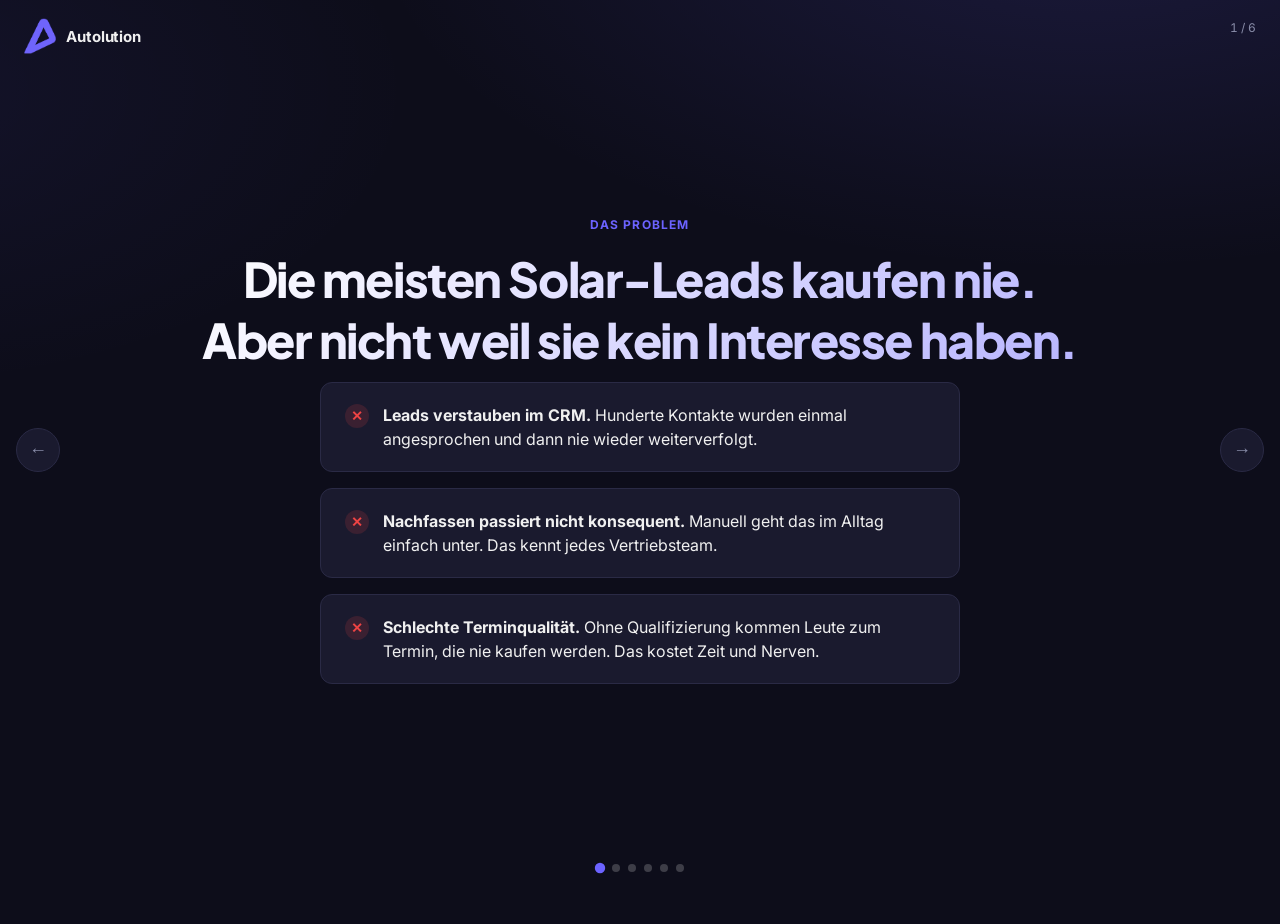
<file: index.html>
<!DOCTYPE html>
<html lang="de">
<head>
<meta charset="UTF-8">
<meta name="viewport" content="width=device-width, initial-scale=1.0">
<title>Autolution · HelioFlow Pitch</title>
<link rel="preconnect" href="https://fonts.googleapis.com">
<link rel="preconnect" href="https://fonts.gstatic.com" crossorigin>
<link href="https://fonts.googleapis.com/css2?family=Plus+Jakarta+Sans:wght@300;400;500;600;700;800&family=Inter:wght@400;500;600;700;800&display=swap" rel="stylesheet">
<style>
/* ── Design Tokens ────────────────────────────────────────────── */
:root {
  --bg:          #0D0D1A;
  --bg-2:        #12121F;
  --card:        #1A1A2E;
  --card-2:      #20203A;
  --border:      #2A2A45;
  --brand:       #6C63FF;
  --brand-hover: #8B85FF;
  --brand-dark:  #5148D9;
  --brand-soft:  rgba(108,99,255,0.12);
  --text:        #F0F0F0;
  --text-dim:    #888CA8;
  --success:     #10B981;
  --radius:      14px;
  --font-h:      'Plus Jakarta Sans', 'Inter', -apple-system, sans-serif;
  --font-b:      'Inter', -apple-system, sans-serif;
}

*, *::before, *::after { box-sizing: border-box; margin: 0; padding: 0; }

html, body {
  width: 100%; height: 100%;
  overflow: hidden;
  background: var(--bg);
  color: var(--text);
  font-family: var(--font-b);
  -webkit-font-smoothing: antialiased;
}

/* ── Slide engine ─────────────────────────────────────────────── */
.deck {
  width: 100%; height: 100vh;
  position: relative;
}

.slide {
  position: absolute;
  inset: 0;
  display: flex;
  flex-direction: column;
  justify-content: center;
  align-items: center;
  padding: 48px 64px;
  opacity: 0;
  pointer-events: none;
  transition: opacity 0.45s ease, transform 0.45s ease;
  transform: translateY(24px);
  overflow-y: auto;
}

.slide.active {
  opacity: 1;
  pointer-events: all;
  transform: translateY(0);
}

.slide.exiting {
  opacity: 0;
  transform: translateY(-24px);
}

/* Slide backgrounds */
.slide { background:
  radial-gradient(1200px 600px at 85% -10%, rgba(108,99,255,0.15), transparent 60%),
  radial-gradient(900px 500px at -10% 10%, rgba(108,99,255,0.07), transparent 60%),
  var(--bg);
}
.slide.dark-brand {
  background: linear-gradient(135deg, #1A1A2E 0%, #20203A 100%);
}
.slide.cta-slide {
  background: linear-gradient(135deg, var(--brand) 0%, var(--brand-dark) 100%);
}

/* ── Nav dots ─────────────────────────────────────────────────── */
.nav-dots {
  position: fixed;
  bottom: 28px;
  left: 50%;
  transform: translateX(-50%);
  display: flex;
  gap: 8px;
  z-index: 100;
}
.dot {
  width: 8px; height: 8px;
  border-radius: 50%;
  background: rgba(255,255,255,0.2);
  cursor: pointer;
  transition: background 0.2s, transform 0.2s;
  border: none;
}
.dot.active {
  background: var(--brand);
  transform: scale(1.3);
}

/* Nav arrows */
.nav-arrow {
  position: fixed;
  top: 50%;
  transform: translateY(-50%);
  background: var(--card);
  border: 1px solid var(--border);
  border-radius: 50%;
  width: 44px; height: 44px;
  cursor: pointer;
  display: flex; align-items: center; justify-content: center;
  font-size: 18px;
  color: var(--text-dim);
  transition: background 0.15s, color 0.15s;
  z-index: 100;
}
.nav-arrow:hover { background: var(--card-2); color: var(--text); }
.nav-arrow.prev { left: 16px; }
.nav-arrow.next { right: 16px; }

/* Slide counter */
.slide-counter {
  position: fixed;
  top: 20px;
  right: 24px;
  font-size: 12px;
  color: var(--text-dim);
  font-family: var(--font-b);
  font-variant-numeric: tabular-nums;
  z-index: 100;
}

/* Logo bar */
.logo-bar {
  position: fixed;
  top: 18px;
  left: 24px;
  display: flex;
  align-items: center;
  gap: 10px;
  z-index: 100;
}
.logo-bar img { height: 36px; width: auto; }
.logo-bar span { font-weight: 700; font-size: 15px; letter-spacing: -0.01em; }

/* ── Typography ───────────────────────────────────────────────── */
.hero-label {
  font-size: 12px;
  font-weight: 700;
  text-transform: uppercase;
  letter-spacing: 0.1em;
  color: var(--brand);
  margin-bottom: 16px;
}

.hero-h1 {
  font-family: var(--font-h);
  font-size: clamp(36px, 5vw, 64px);
  font-weight: 800;
  letter-spacing: -0.03em;
  line-height: 1.1;
  margin-bottom: 20px;
  background: linear-gradient(135deg, #ffffff 0%, #b8b5ff 100%);
  -webkit-background-clip: text;
  background-clip: text;
  -webkit-text-fill-color: transparent;
  text-align: center;
}

.hero-h1.left { text-align: left; }

.hero-sub {
  font-size: clamp(16px, 2vw, 20px);
  color: var(--text-dim);
  line-height: 1.6;
  max-width: 640px;
  text-align: center;
}

.section-title {
  font-family: var(--font-h);
  font-size: clamp(28px, 4vw, 48px);
  font-weight: 800;
  letter-spacing: -0.03em;
  margin-bottom: 12px;
  background: linear-gradient(135deg, #ffffff 0%, #b8b5ff 100%);
  -webkit-background-clip: text;
  background-clip: text;
  -webkit-text-fill-color: transparent;
}

.section-sub {
  font-size: 17px;
  color: var(--text-dim);
  max-width: 600px;
  line-height: 1.6;
  margin-bottom: 40px;
}

/* ── Layout helpers ───────────────────────────────────────────── */
.content { max-width: 1000px; width: 100%; }
.content.wide { max-width: 1100px; }

.grid-3 {
  display: grid;
  grid-template-columns: repeat(3, 1fr);
  gap: 20px;
}

.grid-2 {
  display: grid;
  grid-template-columns: repeat(2, 1fr);
  gap: 24px;
}

@media (max-width: 700px) {
  .grid-3, .grid-2 { grid-template-columns: 1fr; }
  .slide { padding: 72px 24px 64px; }
}

/* ── Cards ────────────────────────────────────────────────────── */
.card {
  background: var(--card);
  border: 1px solid var(--border);
  border-radius: var(--radius);
  padding: 28px;
  box-shadow: 0 10px 40px rgba(0,0,0,0.4);
}

.card-icon {
  width: 48px; height: 48px;
  border-radius: 12px;
  background: var(--brand-soft);
  display: flex; align-items: center; justify-content: center;
  font-size: 24px;
  margin-bottom: 16px;
}

.card h3 {
  font-family: var(--font-h);
  font-size: 18px;
  font-weight: 700;
  letter-spacing: -0.01em;
  margin-bottom: 10px;
}

.card p {
  font-size: 14px;
  color: var(--text-dim);
  line-height: 1.6;
}

/* Selling point accent */
.selling-card {
  border-color: rgba(108,99,255,0.3);
  position: relative;
  overflow: hidden;
}
.selling-card::before {
  content: '';
  position: absolute;
  top: 0; left: 0;
  right: 0; height: 2px;
  background: linear-gradient(90deg, var(--brand), var(--brand-hover));
}

/* ── Problem slide ────────────────────────────────────────────── */
.problem-list {
  list-style: none;
  display: flex;
  flex-direction: column;
  gap: 16px;
  max-width: 640px;
}
.problem-list li {
  display: flex;
  align-items: flex-start;
  gap: 14px;
  padding: 20px 24px;
  background: var(--card);
  border: 1px solid var(--border);
  border-radius: 12px;
  font-size: 16px;
  line-height: 1.5;
}
.problem-list li .x {
  width: 24px; height: 24px;
  border-radius: 50%;
  background: rgba(239,68,68,0.15);
  color: #EF4444;
  display: flex; align-items: center; justify-content: center;
  font-size: 14px;
  font-weight: 700;
  flex-shrink: 0;
  margin-top: 1px;
}

/* ── Process steps ────────────────────────────────────────────── */
.steps {
  display: flex;
  gap: 0;
  align-items: stretch;
  width: 100%;
  max-width: 960px;
}

.step-card {
  flex: 1;
  background: var(--card);
  border: 1px solid var(--border);
  border-radius: 0;
  padding: 28px 24px;
  position: relative;
}
.step-card:first-child { border-radius: var(--radius) 0 0 var(--radius); }
.step-card:last-child  { border-radius: 0 var(--radius) var(--radius) 0; }
.step-card + .step-card { border-left: none; }

.step-num {
  font-family: var(--font-h);
  font-size: 48px;
  font-weight: 800;
  color: var(--brand-soft);
  letter-spacing: -0.03em;
  margin-bottom: 12px;
  line-height: 1;
}
.step-card h3 {
  font-family: var(--font-h);
  font-size: 16px;
  font-weight: 700;
  margin-bottom: 10px;
  color: var(--text);
}
.step-card p {
  font-size: 13px;
  color: var(--text-dim);
  line-height: 1.6;
}
.step-arrow {
  position: absolute;
  right: -14px; top: 50%;
  transform: translateY(-50%);
  width: 28px; height: 28px;
  background: var(--brand);
  border-radius: 50%;
  display: flex; align-items: center; justify-content: center;
  font-size: 14px;
  z-index: 2;
  color: white;
}
.step-card:last-child .step-arrow { display: none; }

/* ── Onboarding timeline ──────────────────────────────────────── */
.timeline {
  display: flex;
  flex-direction: column;
  gap: 0;
  max-width: 680px;
  width: 100%;
}
.timeline-item {
  display: flex;
  gap: 20px;
  padding-bottom: 28px;
  position: relative;
}
.timeline-item:last-child { padding-bottom: 0; }
.timeline-left {
  display: flex;
  flex-direction: column;
  align-items: center;
  gap: 0;
}
.t-dot {
  width: 36px; height: 36px;
  border-radius: 50%;
  background: var(--brand-soft);
  border: 2px solid var(--brand);
  display: flex; align-items: center; justify-content: center;
  font-weight: 700;
  font-size: 13px;
  color: var(--brand);
  flex-shrink: 0;
}
.t-line {
  flex: 1;
  width: 2px;
  background: var(--border);
  margin: 4px 0;
  min-height: 24px;
}
.timeline-item:last-child .t-line { display: none; }
.timeline-content h3 {
  font-family: var(--font-h);
  font-size: 16px;
  font-weight: 700;
  margin-bottom: 4px;
}
.timeline-content p {
  font-size: 14px;
  color: var(--text-dim);
  line-height: 1.5;
}
.timeline-badge {
  display: inline-block;
  margin-bottom: 6px;
  padding: 2px 10px;
  border-radius: 20px;
  background: var(--brand-soft);
  color: var(--brand);
  font-size: 11px;
  font-weight: 600;
}

/* ── Result stats ─────────────────────────────────────────────── */
.stat-row {
  display: flex;
  gap: 20px;
  flex-wrap: wrap;
  justify-content: center;
  margin-bottom: 32px;
}
.stat-box {
  background: var(--card);
  border: 1px solid var(--border);
  border-radius: var(--radius);
  padding: 24px 28px;
  min-width: 180px;
  text-align: center;
}
.stat-box .s-num {
  font-family: var(--font-h);
  font-size: 40px;
  font-weight: 800;
  letter-spacing: -0.03em;
  background: linear-gradient(135deg, var(--brand) 0%, var(--brand-hover) 100%);
  -webkit-background-clip: text;
  background-clip: text;
  -webkit-text-fill-color: transparent;
  margin-bottom: 4px;
  font-variant-numeric: tabular-nums;
}
.stat-box .s-label {
  font-size: 13px;
  color: var(--text-dim);
}

/* ── CTA slide ────────────────────────────────────────────────── */
.cta-slide-inner {
  text-align: center;
  max-width: 620px;
}
.cta-slide h1 {
  font-family: var(--font-h);
  font-size: clamp(32px, 5vw, 56px);
  font-weight: 800;
  letter-spacing: -0.03em;
  color: white;
  margin-bottom: 16px;
  line-height: 1.1;
}
.cta-slide p {
  color: rgba(255,255,255,0.85);
  font-size: 18px;
  line-height: 1.6;
  margin-bottom: 36px;
}
.cta-btn {
  display: inline-flex;
  align-items: center;
  gap: 10px;
  background: white;
  color: var(--brand);
  font-weight: 700;
  font-size: 17px;
  padding: 18px 36px;
  border-radius: 12px;
  text-decoration: none;
  box-shadow: 0 8px 32px rgba(0,0,0,0.25);
  transition: transform 0.15s, box-shadow 0.15s;
}
.cta-btn:hover {
  transform: translateY(-2px);
  box-shadow: 0 12px 40px rgba(0,0,0,0.3);
}
.cta-glow {
  position: absolute;
  top: -40%; right: -15%;
  width: 500px; height: 500px;
  background: radial-gradient(circle, rgba(255,255,255,0.12), transparent 70%);
  pointer-events: none;
}

/* ── Potenzial-Rechner (Slide 7) ──────────────────────────────── */
.rechner-slide {
  justify-content: flex-start;
  padding-top: 80px;
  overflow-y: auto;
}

.rechner-wrap {
  max-width: 1000px;
  width: 100%;
  padding-bottom: 48px;
}

.r-param-grid {
  display: grid;
  grid-template-columns: repeat(auto-fit, minmax(220px, 1fr));
  gap: 16px;
  margin-bottom: 20px;
}
.r-param {
  background: var(--card-2);
  border: 1px solid var(--border);
  border-radius: 10px;
  padding: 16px;
}
.r-param label {
  display: block;
  font-size: 12px;
  color: var(--text-dim);
  margin-bottom: 8px;
  font-weight: 500;
}
.r-val-row {
  display: flex;
  align-items: baseline;
  gap: 6px;
  margin-bottom: 8px;
}
.r-param input[type="number"] {
  background: transparent;
  border: none;
  color: var(--text);
  font-size: 28px;
  font-weight: 700;
  width: 100%;
  outline: none;
  font-family: var(--font-h);
  letter-spacing: -0.02em;
  -moz-appearance: textfield;
}
.r-param input[type="number"]::-webkit-outer-spin-button,
.r-param input[type="number"]::-webkit-inner-spin-button { -webkit-appearance: none; }
.r-suffix { color: var(--text-dim); font-weight: 600; font-size: 15px; }

input[type="range"] {
  -webkit-appearance: none;
  width: 100%; height: 5px;
  background: var(--border);
  border-radius: 3px;
  outline: none;
}
input[type="range"]::-webkit-slider-thumb {
  -webkit-appearance: none;
  width: 16px; height: 16px;
  background: var(--brand);
  border-radius: 50%;
  cursor: pointer;
  box-shadow: 0 0 0 3px rgba(108,99,255,0.18);
  transition: transform 0.15s;
}
input[type="range"]::-webkit-slider-thumb:hover { transform: scale(1.15); }
input[type="range"]::-moz-range-thumb {
  width: 16px; height: 16px;
  background: var(--brand);
  border-radius: 50%;
  cursor: pointer;
  border: none;
}

.r-note { font-size: 11px; color: var(--text-dim); margin-top: 6px; }

.leads-table {
  width: 100%;
  border-collapse: collapse;
  margin-bottom: 20px;
}
.leads-table th {
  text-align: left;
  font-weight: 600;
  font-size: 11px;
  color: var(--text-dim);
  text-transform: uppercase;
  letter-spacing: 0.05em;
  padding: 8px 10px;
  border-bottom: 1px solid var(--border);
}
.leads-table th.r { text-align: right; }
.leads-table td {
  padding: 12px 10px;
  border-bottom: 1px solid var(--border);
  font-size: 14px;
}
.leads-table td.r { text-align: right; font-variant-numeric: tabular-nums; }
.leads-table td:first-child { font-weight: 600; }
.leads-table tfoot td {
  font-weight: 700;
  font-size: 14px;
  border-top: 2px solid var(--border);
  border-bottom: none;
  padding-top: 14px;
}
.leads-table input {
  background: var(--card-2);
  border: 1px solid var(--border);
  border-radius: 7px;
  color: var(--text);
  font-family: inherit;
  font-size: 14px;
  font-weight: 600;
  padding: 6px 10px;
  width: 100%;
  max-width: 120px;
  outline: none;
  -moz-appearance: textfield;
  transition: border-color 0.15s;
}
.leads-table input::-webkit-outer-spin-button,
.leads-table input::-webkit-inner-spin-button { -webkit-appearance: none; }
.leads-table input:focus { border-color: var(--brand); }

.factor-pill {
  display: inline-block;
  padding: 2px 7px;
  border-radius: 20px;
  background: var(--card-2);
  font-size: 11px;
  color: var(--text-dim);
}

.r-results {
  background: linear-gradient(135deg, #1A1A2E 0%, #20203A 100%);
  border: 1px solid var(--brand);
  border-radius: var(--radius);
  padding: 24px;
  position: relative;
  overflow: hidden;
}
.r-results::before {
  content: '';
  position: absolute;
  top: -50%; right: -20%;
  width: 400px; height: 400px;
  background: radial-gradient(circle, rgba(108,99,255,0.12), transparent 70%);
  pointer-events: none;
}
.r-stats-grid {
  display: grid;
  grid-template-columns: 2fr 1fr 1fr 1fr;
  gap: 16px;
  position: relative;
}
@media (max-width: 700px) {
  .r-stats-grid { grid-template-columns: 1fr 1fr; }
}
.r-stat { padding: 6px 0; }
.r-stat.hero {
  padding: 16px 20px;
  background: var(--brand-soft);
  border-radius: 10px;
  border: 1px solid rgba(108,99,255,0.3);
}
.r-stat .s-label { font-size: 12px; color: var(--text-dim); margin-bottom: 4px; }
.r-stat .s-num {
  font-family: var(--font-h);
  font-size: 26px;
  font-weight: 800;
  letter-spacing: -0.02em;
  font-variant-numeric: tabular-nums;
}
.r-stat.hero .s-num {
  font-size: 38px;
  background: linear-gradient(135deg, var(--brand), var(--brand-hover));
  -webkit-background-clip: text;
  background-clip: text;
  -webkit-text-fill-color: transparent;
}

/* ── Print ────────────────────────────────────────────────────── */
@media print {
  .nav-dots, .nav-arrow, .slide-counter, .logo-bar { display: none !important; }
}
</style>
</head>
<body>

<!-- Logo (always visible) -->
<div class="logo-bar">
  <img src="[data-uri]" alt="Autolution">
  <span>Autolution</span>
</div>

<!-- Slide counter -->
<div class="slide-counter" id="slideCounter">1 / 6</div>

<!-- Navigation arrows -->
<button class="nav-arrow prev" onclick="navigate(-1)">←</button>
<button class="nav-arrow next" onclick="navigate(1)">→</button>

<!-- Navigation dots -->
<nav class="nav-dots" id="navDots"></nav>

<div class="deck" id="deck">

  <!-- ── Slide 1: Problem ─────────────────────────────────────── -->
  <section class="slide active" data-slide="0">
    <div class="content" style="display:flex; flex-direction:column; align-items:center;">
      <div class="hero-label">Das Problem</div>
      <h2 class="section-title" style="text-align:center;">Die meisten Solar-Leads kaufen nie.<br>Aber nicht weil sie kein Interesse haben.</h2>
      <ul class="problem-list">
        <li>
          <div class="x">✕</div>
          <span><strong>Leads verstauben im CRM.</strong> Hunderte Kontakte wurden einmal angesprochen und dann nie wieder weiterverfolgt.</span>
        </li>
        <li>
          <div class="x">✕</div>
          <span><strong>Nachfassen passiert nicht konsequent.</strong> Manuell geht das im Alltag einfach unter. Das kennt jedes Vertriebsteam.</span>
        </li>
        <li>
          <div class="x">✕</div>
          <span><strong>Schlechte Terminqualität.</strong> Ohne Qualifizierung kommen Leute zum Termin, die nie kaufen werden. Das kostet Zeit und Nerven.</span>
        </li>
      </ul>
    </div>
  </section>

  <!-- ── Slide 2: Selling Points ──────────────────────────────── -->
  <section class="slide" data-slide="1">
    <div class="content">
      <div style="text-align:center; margin-bottom:36px;">
        <div class="hero-label">Warum HelioFlow</div>
        <h2 class="section-title">Drei Gründe, die den Unterschied machen.</h2>
      </div>
      <div class="grid-3">
        <div class="card selling-card">
          <div class="card-icon">⚡</div>
          <h3>Vollautomatisiert</h3>
          <p>Das System bucht Termine direkt in Ihren Kalender. Kein manueller Aufwand für Ihr Team. Es läuft einfach. Jeden Tag.</p>
        </div>
        <div class="card selling-card">
          <div class="card-icon">🎯</div>
          <h3>Persönlich und qualifiziert</h3>
          <p>Jeder Kontakt bekommt eine individuelle Nachricht. Und nur wer wirklich passt, bucht einen Termin. Kein Streuverlust mehr.</p>
        </div>
        <div class="card selling-card">
          <div class="card-icon">🚀</div>
          <h3>Schlüsselfertig</h3>
          <p>Wir bauen alles auf. Nach wenigen Wochen läuft HelioFlow ohne Ihr Zutun. Keine neue Software, kein Schulungsaufwand.</p>
        </div>
      </div>
    </div>
  </section>

  <!-- ── Slide 3: Wie es funktioniert ────────────────────────── -->
  <section class="slide" data-slide="2">
    <div class="content">
      <div style="text-align:center; margin-bottom:36px;">
        <div class="hero-label">So funktioniert HelioFlow</div>
        <h2 class="section-title">Drei Schritte.<br>Ein Ergebnis: Termine.</h2>
      </div>
      <div class="steps">
        <div class="step-card">
          <div class="step-num">01</div>
          <h3>Persönlicher Erstkontakt</h3>
          <p>Die Erstnachricht erarbeiten wir gemeinsam mit Ihnen. HelioFlow verschickt sie und übernimmt danach automatisch alle Follow-ups. Bis eine Reaktion kommt.</p>
          <div class="step-arrow">→</div>
        </div>
        <div class="step-card">
          <div class="step-num">02</div>
          <h3>Qualifizierung im Gespräch</h3>
          <p>Das System führt Ihren individuellen Qualifizierungsprozess durch, den wir gemeinsam festlegen. Nur wer wirklich passt, kommt zum Termin.</p>
          <div class="step-arrow">→</div>
        </div>
        <div class="step-card">
          <div class="step-num">03</div>
          <h3>Termin direkt im Kalender</h3>
          <p>Die Buchung läuft vollautomatisch. Mit Bestätigung, Erinnerung und der Möglichkeit zur Umbuchung. Alles ohne Ihr Zutun.</p>
        </div>
      </div>
      <div style="text-align:center; margin-top:28px; padding:16px 24px; background:var(--brand-soft); border-radius:10px; border:1px dashed rgba(108,99,255,0.4); max-width:600px; margin-left:auto; margin-right:auto;">
        <span style="color:var(--brand); font-weight:600; font-size:15px;">Am Ende landen qualifizierte Termine in Ihrem Kalender. Automatisch.</span>
      </div>
    </div>
  </section>

  <!-- ── Slide 4: Zusammenarbeit ──────────────────────────────── -->
  <section class="slide" data-slide="3">
    <div class="content" style="display:flex; flex-direction:column; align-items:center;">
      <div style="text-align:center; margin-bottom:36px;">
        <div class="hero-label">Unsere Zusammenarbeit</div>
        <h2 class="section-title">Von 0 auf laufendes System<br>in wenigen Wochen.</h2>
      </div>
      <div class="timeline">
        <div class="timeline-item">
          <div class="timeline-left">
            <div class="t-dot">1</div>
            <div class="t-line"></div>
          </div>
          <div class="timeline-content" style="padding-top:6px;">
            <div class="timeline-badge">Woche 1–2</div>
            <h3>Qualifizierungsprozess & technische Integration</h3>
            <p>Wir schauen uns gemeinsam an, wen Sie ansprechen wollen und was einen guten Lead ausmacht. Dann verbinden wir alles mit Ihrem CRM und Kalender.</p>
          </div>
        </div>
        <div class="timeline-item">
          <div class="timeline-left">
            <div class="t-dot">2</div>
            <div class="t-line"></div>
          </div>
          <div class="timeline-content" style="padding-top:6px;">
            <div class="timeline-badge">Woche 2–3</div>
            <h3>Vollständiges System-Setup</h3>
            <p>Wir bauen die Nachrichten, Follow-ups und die Buchungslogik auf. Alles wird getestet, bevor es live geht.</p>
          </div>
        </div>
        <div class="timeline-item">
          <div class="timeline-left">
            <div class="t-dot">3</div>
            <div class="t-line"></div>
          </div>
          <div class="timeline-content" style="padding-top:6px;">
            <div class="timeline-badge">Woche 3–4</div>
            <h3>Abnahme und Start</h3>
            <p>Wir gehen gemeinsam alles durch. Dann starten wir kontrolliert, schauen uns die ersten Reaktionen an und passen sofort nach.</p>
          </div>
        </div>
        <div class="timeline-item">
          <div class="timeline-left">
            <div class="t-dot">4</div>
          </div>
          <div class="timeline-content" style="padding-top:6px;">
            <div class="timeline-badge">Fortlaufend</div>
            <h3>Laufende Optimierung</h3>
            <p>Das System läuft. Wir schauen regelmäßig drauf, optimieren weiter und sind als Partner an Ihrer Seite.</p>
          </div>
        </div>
      </div>
    </div>
  </section>

  <!-- ── Slide 5: Ergebnisse ──────────────────────────────────── -->
  <section class="slide" data-slide="4">
    <div class="content" style="display:flex; flex-direction:column; align-items:center; text-align:center;">
      <div class="hero-label">Warum jetzt</div>
      <h2 class="section-title">Leads, die warten,<br>kaufen irgendwann woanders.</h2>
      <p class="section-sub" style="text-align:center;">Jeden Monat ohne Reaktivierung sinkt die Chance auf einen Abschluss. Und irgendwann kaufen Ihre Kontakte bei jemand anderem.</p>
      <div class="stat-row">
        <div class="stat-box">
          <div class="s-num">&gt; 80%</div>
          <div class="s-label">der qualifizierten Termine<br>erscheinen wirklich</div>
        </div>
        <div class="stat-box">
          <div class="s-num">≈ 1%</div>
          <div class="s-label">Buchungsrate aus bestehenden<br>CRM-Kontakten im Schnitt</div>
        </div>
        <div class="stat-box">
          <div class="s-num">≈ 25%</div>
          <div class="s-label">Abschlussrate bei<br>qualifizierten Leads</div>
        </div>
      </div>
    </div>
  </section>

  <!-- ── Slide 6: Potenzial-Rechner ───────────────────────────── -->
  <section class="slide rechner-slide" data-slide="5">
    <div class="rechner-wrap">
      <div style="text-align:center; margin-bottom:28px;">
        <div class="hero-label">Live-Berechnung</div>
        <h2 class="section-title" style="font-size: clamp(24px,3.5vw,38px);">Was steckt in Ihrer Datenbank?<br>Finden Sie es jetzt heraus.</h2>
      </div>

      <!-- Assumptions -->
      <div class="card" style="margin-bottom:16px;">
        <div style="display:flex; align-items:center; gap:10px; margin-bottom:20px;">
          <div style="width:28px;height:28px;border-radius:50%;background:var(--brand-soft);color:var(--brand);font-weight:700;font-size:13px;display:flex;align-items:center;justify-content:center;">1</div>
          <h2 style="font-size:17px;font-weight:700;">Ihre Annahmen</h2>
        </div>
        <div class="r-param-grid">
          <div class="r-param">
            <label>Ø Umsatz pro Abschluss</label>
            <div class="r-val-row">
              <span class="r-suffix">€</span>
              <input type="number" id="dealValue" value="16000" min="0" step="500">
            </div>
            <div class="r-note">Durchschnittlicher Auftragswert – z.B. einer PV-Anlage.</div>
          </div>
          <div class="r-param">
            <label>Abschlussrate des Vertriebsteams</label>
            <div class="r-val-row">
              <input type="number" id="closeRate" value="30" min="0" max="100" step="1">
              <span class="r-suffix">%</span>
            </div>
            <input type="range" id="closeRateSlider" min="5" max="80" step="1" value="30">
            <div class="r-note">Abschlussrate bei qualifizierten Leads nach dem Termin.</div>
          </div>
        </div>
      </div>

      <!-- Leads table -->
      <div class="card" style="margin-bottom:16px;">
        <div style="display:flex; align-items:center; gap:10px; margin-bottom:16px;">
          <div style="width:28px;height:28px;border-radius:50%;background:var(--brand-soft);color:var(--brand);font-weight:700;font-size:13px;display:flex;align-items:center;justify-content:center;">2</div>
          <h2 style="font-size:17px;font-weight:700;">Ihre Kontakte nach Alter</h2>
        </div>
        <p style="color:var(--text-dim);font-size:13px;margin-bottom:16px;">Anzahl der Kontakte in Ihrem CRM – aufgeteilt nach Alter. Ältere Leads haben ein geringeres Konvertierungspotenzial.</p>
        <div style="overflow-x:auto;">
          <table class="leads-table">
            <thead>
              <tr>
                <th>Alter</th>
                <th>Anzahl Kontakte</th>
                <th class="r">Faktor</th>
                <th class="r">Erstgespräche</th>
                <th class="r">Abschlüsse</th>
                <th class="r">Umsatz</th>
              </tr>
            </thead>
            <tbody id="leadsBody"></tbody>
            <tfoot>
              <tr>
                <td>Gesamt</td>
                <td id="totLeads" class="r">0</td>
                <td></td>
                <td id="totApp" class="r">0</td>
                <td id="totSal" class="r">0</td>
                <td id="totRev" class="r">€ 0</td>
              </tr>
            </tfoot>
          </table>
        </div>
      </div>

      <!-- Results -->
      <div class="r-results">
        <div style="display:flex;align-items:center;gap:10px;margin-bottom:20px;">
          <div style="width:28px;height:28px;border-radius:50%;background:var(--brand-soft);color:var(--brand);font-weight:700;font-size:13px;display:flex;align-items:center;justify-content:center;">3</div>
          <h2 style="font-size:17px;font-weight:700;">Ihr Potenzial</h2>
        </div>
        <div class="r-stats-grid">
          <div class="r-stat hero">
            <div class="s-label">💰 Potenzieller Gesamtumsatz</div>
            <div class="s-num" id="resRev">€ 0</div>
          </div>
          <div class="r-stat">
            <div class="s-label">📅 Erstgespräche</div>
            <div class="s-num" id="resApp">0</div>
          </div>
          <div class="r-stat">
            <div class="s-label">✅ Erwartete Abschlüsse</div>
            <div class="s-num" id="resSal">0</div>
          </div>
          <div class="r-stat">
            <div class="s-label">📊 Ø pro Erstgespräch</div>
            <div class="s-num" id="resAvg">€ 0</div>
          </div>
        </div>
      </div>
    </div>
  </section>


</div><!-- /deck -->

<script>
// ── Slide engine ─────────────────────────────────────────────
const slides  = Array.from(document.querySelectorAll('.slide'));
const dotsEl  = document.getElementById('navDots');
const counter = document.getElementById('slideCounter');
let cur = 0;
let exitTimer = null;

// Build dots
slides.forEach((_, i) => {
  const d = document.createElement('button');
  d.className = 'dot' + (i === 0 ? ' active' : '');
  d.setAttribute('aria-label', `Folie ${i + 1}`);
  d.onclick = () => goTo(i);
  dotsEl.appendChild(d);
});

function goTo(n) {
  if (n < 0 || n >= slides.length || n === cur) return;
  if (exitTimer) { clearTimeout(exitTimer); exitTimer = null; }
  const prev = slides[cur];
  const next = slides[n];
  slides.forEach(s => s.classList.remove('active', 'exiting'));
  prev.classList.add('exiting');
  next.classList.add('active');
  cur = n;
  exitTimer = setTimeout(() => { prev.classList.remove('exiting'); exitTimer = null; }, 460);
  dotsEl.querySelectorAll('.dot').forEach((d, i) => d.classList.toggle('active', i === cur));
  counter.textContent = `${cur + 1} / ${slides.length}`;
}

function navigate(dir) { goTo(cur + dir); }

document.addEventListener('keydown', e => {
  if (e.key === 'ArrowRight' || e.key === 'ArrowDown' || e.key === ' ') {
    e.preventDefault(); navigate(1);
  } else if (e.key === 'ArrowLeft' || e.key === 'ArrowUp') {
    e.preventDefault(); navigate(-1);
  }
});

// Touch swipe
let tx = 0;
document.addEventListener('touchstart', e => { tx = e.changedTouches[0].clientX; }, { passive: true });
document.addEventListener('touchend', e => {
  const dx = e.changedTouches[0].clientX - tx;
  if (Math.abs(dx) > 50) navigate(dx < 0 ? 1 : -1);
});

// ── Potenzial-Rechner logic ───────────────────────────────────
const BUCKETS = [
  { id:'b1', label:'0 – 6 Monate',   factor:1.0 },
  { id:'b2', label:'6 – 12 Monate',  factor:0.8 },
  { id:'b3', label:'12 – 24 Monate', factor:0.6 },
  { id:'b4', label:'24 – 60 Monate', factor:0.3 },
  { id:'b5', label:'> 60 Monate',    factor:0.1 },
];
const DEFAULT = { b1:500, b2:800, b3:1200, b4:1500, b5:1000 };
const BOOKING  = 1;
const SHOW     = 0.80;

const fmtEUR = new Intl.NumberFormat('de-DE', { style:'currency', currency:'EUR', minimumFractionDigits:0, maximumFractionDigits:0 });
const fmtNum = new Intl.NumberFormat('de-DE', { maximumFractionDigits:1 });
const fmtInt = new Intl.NumberFormat('de-DE', { maximumFractionDigits:0 });
const n = v => { const x = parseFloat(String(v).replace(',','.')); return isNaN(x) ? 0 : x; };

// Build table rows
const tbody = document.getElementById('leadsBody');
BUCKETS.forEach(b => {
  const tr = document.createElement('tr');
  tr.innerHTML = `
    <td>${b.label}</td>
    <td><input type="number" id="leads_${b.id}" min="0" step="1" value="${DEFAULT[b.id]}"></td>
    <td class="r"><span class="factor-pill">× ${b.factor.toFixed(1)}</span></td>
    <td class="r" id="app_${b.id}">0</td>
    <td class="r" id="sal_${b.id}">0</td>
    <td class="r" id="rev_${b.id}">€ 0</td>
  `;
  tbody.appendChild(tr);
  tr.querySelector(`#leads_${b.id}`).addEventListener('input', recalc);
});

// Slider sync
const closeIn = document.getElementById('closeRate');
const closeSlider = document.getElementById('closeRateSlider');
closeIn.addEventListener('input', () => { closeSlider.value = closeIn.value; recalc(); });
closeSlider.addEventListener('input', () => { closeIn.value = closeSlider.value; recalc(); });
document.getElementById('dealValue').addEventListener('input', recalc);

function recalc() {
  const dv = n(document.getElementById('dealValue').value);
  const cr = n(document.getElementById('closeRate').value) / 100;
  let tL=0,tA=0,tS=0,tR=0;
  BUCKETS.forEach(b => {
    const leads = n(document.getElementById(`leads_${b.id}`).value);
    const app   = (leads/100)*BOOKING*b.factor;
    const sal   = app*SHOW*cr;
    const rev   = sal*dv;
    document.getElementById(`app_${b.id}`).textContent = fmtNum.format(app);
    document.getElementById(`sal_${b.id}`).textContent = fmtNum.format(sal);
    document.getElementById(`rev_${b.id}`).textContent = fmtEUR.format(rev);
    tL+=leads; tA+=app; tS+=sal; tR+=rev;
  });
  document.getElementById('totLeads').textContent = fmtInt.format(tL);
  document.getElementById('totApp').textContent   = fmtNum.format(tA);
  document.getElementById('totSal').textContent   = fmtNum.format(tS);
  document.getElementById('totRev').textContent   = fmtEUR.format(tR);
  document.getElementById('resRev').textContent   = fmtEUR.format(tR);
  document.getElementById('resApp').textContent   = fmtNum.format(tA);
  document.getElementById('resSal').textContent   = fmtNum.format(tS);
  document.getElementById('resAvg').textContent   = tA>0 ? fmtEUR.format(tR/tA) : '€ 0';
}

recalc();
</script>
</body>
</html>
</file>
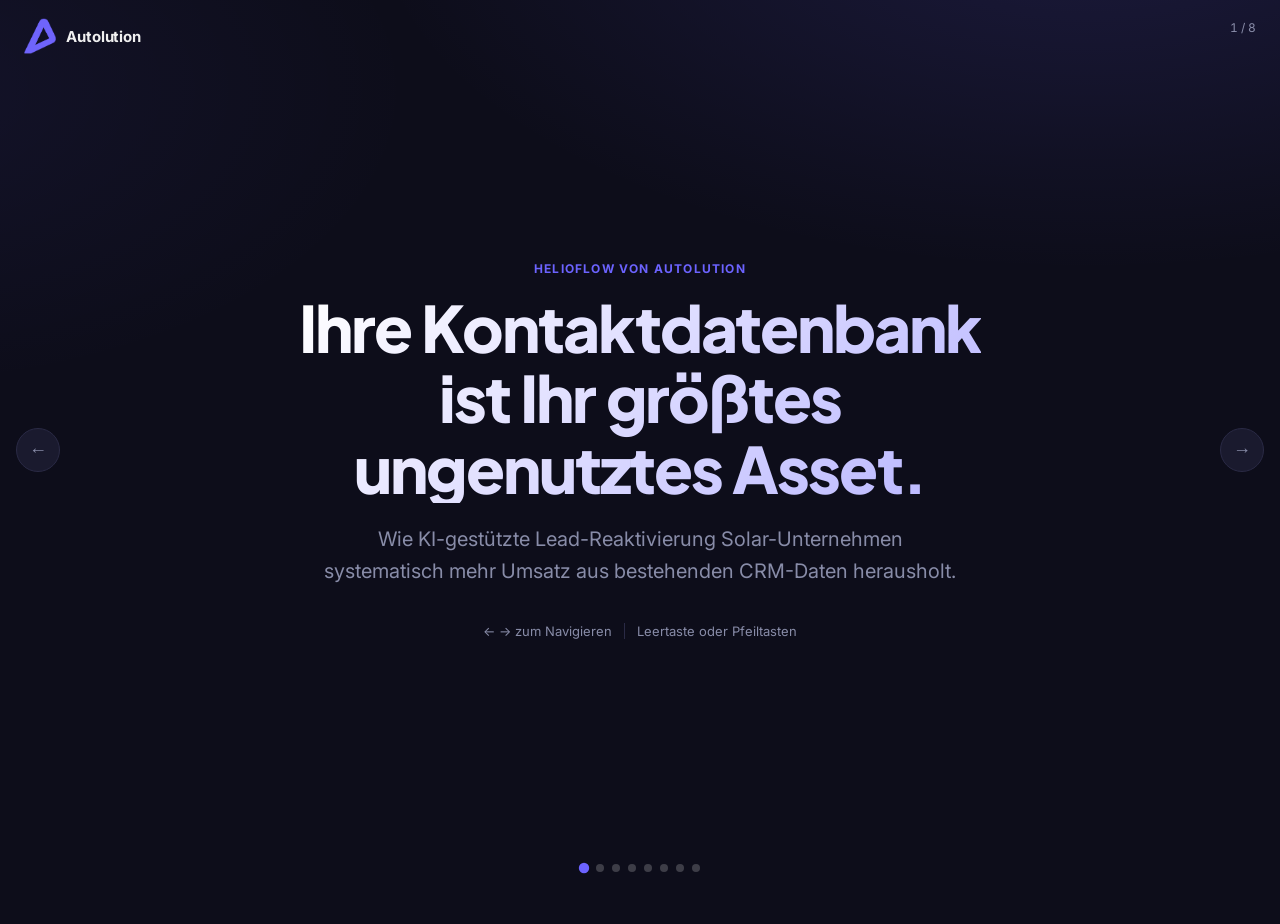
<file: pitch-deck.html>
<!DOCTYPE html>
<html lang="de">
<head>
<meta charset="UTF-8">
<meta name="viewport" content="width=device-width, initial-scale=1.0">
<title>Autolution · HelioFlow Pitch</title>
<link rel="preconnect" href="https://fonts.googleapis.com">
<link rel="preconnect" href="https://fonts.gstatic.com" crossorigin>
<link href="https://fonts.googleapis.com/css2?family=Plus+Jakarta+Sans:wght@300;400;500;600;700;800&family=Inter:wght@400;500;600;700;800&display=swap" rel="stylesheet">
<style>
/* ── Design Tokens ────────────────────────────────────────────── */
:root {
  --bg:          #0D0D1A;
  --bg-2:        #12121F;
  --card:        #1A1A2E;
  --card-2:      #20203A;
  --border:      #2A2A45;
  --brand:       #6C63FF;
  --brand-hover: #8B85FF;
  --brand-dark:  #5148D9;
  --brand-soft:  rgba(108,99,255,0.12);
  --text:        #F0F0F0;
  --text-dim:    #888CA8;
  --success:     #10B981;
  --radius:      14px;
  --font-h:      'Plus Jakarta Sans', 'Inter', -apple-system, sans-serif;
  --font-b:      'Inter', -apple-system, sans-serif;
}

*, *::before, *::after { box-sizing: border-box; margin: 0; padding: 0; }

html, body {
  width: 100%; height: 100%;
  overflow: hidden;
  background: var(--bg);
  color: var(--text);
  font-family: var(--font-b);
  -webkit-font-smoothing: antialiased;
}

/* ── Slide engine ─────────────────────────────────────────────── */
.deck {
  width: 100%; height: 100vh;
  position: relative;
}

.slide {
  position: absolute;
  inset: 0;
  display: flex;
  flex-direction: column;
  justify-content: center;
  align-items: center;
  padding: 48px 64px;
  opacity: 0;
  pointer-events: none;
  transition: opacity 0.45s ease, transform 0.45s ease;
  transform: translateY(24px);
  overflow-y: auto;
}

.slide.active {
  opacity: 1;
  pointer-events: all;
  transform: translateY(0);
}

.slide.exiting {
  opacity: 0;
  transform: translateY(-24px);
}

/* Slide backgrounds */
.slide { background:
  radial-gradient(1200px 600px at 85% -10%, rgba(108,99,255,0.15), transparent 60%),
  radial-gradient(900px 500px at -10% 10%, rgba(108,99,255,0.07), transparent 60%),
  var(--bg);
}
.slide.dark-brand {
  background: linear-gradient(135deg, #1A1A2E 0%, #20203A 100%);
}
.slide.cta-slide {
  background: linear-gradient(135deg, var(--brand) 0%, var(--brand-dark) 100%);
}

/* ── Nav dots ─────────────────────────────────────────────────── */
.nav-dots {
  position: fixed;
  bottom: 28px;
  left: 50%;
  transform: translateX(-50%);
  display: flex;
  gap: 8px;
  z-index: 100;
}
.dot {
  width: 8px; height: 8px;
  border-radius: 50%;
  background: rgba(255,255,255,0.2);
  cursor: pointer;
  transition: background 0.2s, transform 0.2s;
  border: none;
}
.dot.active {
  background: var(--brand);
  transform: scale(1.3);
}

/* Nav arrows */
.nav-arrow {
  position: fixed;
  top: 50%;
  transform: translateY(-50%);
  background: var(--card);
  border: 1px solid var(--border);
  border-radius: 50%;
  width: 44px; height: 44px;
  cursor: pointer;
  display: flex; align-items: center; justify-content: center;
  font-size: 18px;
  color: var(--text-dim);
  transition: background 0.15s, color 0.15s;
  z-index: 100;
}
.nav-arrow:hover { background: var(--card-2); color: var(--text); }
.nav-arrow.prev { left: 16px; }
.nav-arrow.next { right: 16px; }

/* Slide counter */
.slide-counter {
  position: fixed;
  top: 20px;
  right: 24px;
  font-size: 12px;
  color: var(--text-dim);
  font-family: var(--font-b);
  font-variant-numeric: tabular-nums;
  z-index: 100;
}

/* Logo bar */
.logo-bar {
  position: fixed;
  top: 18px;
  left: 24px;
  display: flex;
  align-items: center;
  gap: 10px;
  z-index: 100;
}
.logo-bar img { height: 36px; width: auto; }
.logo-bar span { font-weight: 700; font-size: 15px; letter-spacing: -0.01em; }

/* ── Typography ───────────────────────────────────────────────── */
.hero-label {
  font-size: 12px;
  font-weight: 700;
  text-transform: uppercase;
  letter-spacing: 0.1em;
  color: var(--brand);
  margin-bottom: 16px;
}

.hero-h1 {
  font-family: var(--font-h);
  font-size: clamp(36px, 5vw, 64px);
  font-weight: 800;
  letter-spacing: -0.03em;
  line-height: 1.1;
  margin-bottom: 20px;
  background: linear-gradient(135deg, #ffffff 0%, #b8b5ff 100%);
  -webkit-background-clip: text;
  background-clip: text;
  -webkit-text-fill-color: transparent;
  text-align: center;
}

.hero-h1.left { text-align: left; }

.hero-sub {
  font-size: clamp(16px, 2vw, 20px);
  color: var(--text-dim);
  line-height: 1.6;
  max-width: 640px;
  text-align: center;
}

.section-title {
  font-family: var(--font-h);
  font-size: clamp(28px, 4vw, 48px);
  font-weight: 800;
  letter-spacing: -0.03em;
  margin-bottom: 12px;
  background: linear-gradient(135deg, #ffffff 0%, #b8b5ff 100%);
  -webkit-background-clip: text;
  background-clip: text;
  -webkit-text-fill-color: transparent;
}

.section-sub {
  font-size: 17px;
  color: var(--text-dim);
  max-width: 600px;
  line-height: 1.6;
  margin-bottom: 40px;
}

/* ── Layout helpers ───────────────────────────────────────────── */
.content { max-width: 1000px; width: 100%; }
.content.wide { max-width: 1100px; }

.grid-3 {
  display: grid;
  grid-template-columns: repeat(3, 1fr);
  gap: 20px;
}

.grid-2 {
  display: grid;
  grid-template-columns: repeat(2, 1fr);
  gap: 24px;
}

@media (max-width: 700px) {
  .grid-3, .grid-2 { grid-template-columns: 1fr; }
  .slide { padding: 72px 24px 64px; }
}

/* ── Cards ────────────────────────────────────────────────────── */
.card {
  background: var(--card);
  border: 1px solid var(--border);
  border-radius: var(--radius);
  padding: 28px;
  box-shadow: 0 10px 40px rgba(0,0,0,0.4);
}

.card-icon {
  width: 48px; height: 48px;
  border-radius: 12px;
  background: var(--brand-soft);
  display: flex; align-items: center; justify-content: center;
  font-size: 24px;
  margin-bottom: 16px;
}

.card h3 {
  font-family: var(--font-h);
  font-size: 18px;
  font-weight: 700;
  letter-spacing: -0.01em;
  margin-bottom: 10px;
}

.card p {
  font-size: 14px;
  color: var(--text-dim);
  line-height: 1.6;
}

/* Selling point accent */
.selling-card {
  border-color: rgba(108,99,255,0.3);
  position: relative;
  overflow: hidden;
}
.selling-card::before {
  content: '';
  position: absolute;
  top: 0; left: 0;
  right: 0; height: 2px;
  background: linear-gradient(90deg, var(--brand), var(--brand-hover));
}

/* ── Problem slide ────────────────────────────────────────────── */
.problem-list {
  list-style: none;
  display: flex;
  flex-direction: column;
  gap: 16px;
  max-width: 640px;
}
.problem-list li {
  display: flex;
  align-items: flex-start;
  gap: 14px;
  padding: 20px 24px;
  background: var(--card);
  border: 1px solid var(--border);
  border-radius: 12px;
  font-size: 16px;
  line-height: 1.5;
}
.problem-list li .x {
  width: 24px; height: 24px;
  border-radius: 50%;
  background: rgba(239,68,68,0.15);
  color: #EF4444;
  display: flex; align-items: center; justify-content: center;
  font-size: 14px;
  font-weight: 700;
  flex-shrink: 0;
  margin-top: 1px;
}

/* ── Process steps ────────────────────────────────────────────── */
.steps {
  display: flex;
  gap: 0;
  align-items: stretch;
  width: 100%;
  max-width: 960px;
}

.step-card {
  flex: 1;
  background: var(--card);
  border: 1px solid var(--border);
  border-radius: 0;
  padding: 28px 24px;
  position: relative;
}
.step-card:first-child { border-radius: var(--radius) 0 0 var(--radius); }
.step-card:last-child  { border-radius: 0 var(--radius) var(--radius) 0; }
.step-card + .step-card { border-left: none; }

.step-num {
  font-family: var(--font-h);
  font-size: 48px;
  font-weight: 800;
  color: var(--brand-soft);
  letter-spacing: -0.03em;
  margin-bottom: 12px;
  line-height: 1;
}
.step-card h3 {
  font-family: var(--font-h);
  font-size: 16px;
  font-weight: 700;
  margin-bottom: 10px;
  color: var(--text);
}
.step-card p {
  font-size: 13px;
  color: var(--text-dim);
  line-height: 1.6;
}
.step-arrow {
  position: absolute;
  right: -14px; top: 50%;
  transform: translateY(-50%);
  width: 28px; height: 28px;
  background: var(--brand);
  border-radius: 50%;
  display: flex; align-items: center; justify-content: center;
  font-size: 14px;
  z-index: 2;
  color: white;
}
.step-card:last-child .step-arrow { display: none; }

/* ── Onboarding timeline ──────────────────────────────────────── */
.timeline {
  display: flex;
  flex-direction: column;
  gap: 0;
  max-width: 680px;
  width: 100%;
}
.timeline-item {
  display: flex;
  gap: 20px;
  padding-bottom: 28px;
  position: relative;
}
.timeline-item:last-child { padding-bottom: 0; }
.timeline-left {
  display: flex;
  flex-direction: column;
  align-items: center;
  gap: 0;
}
.t-dot {
  width: 36px; height: 36px;
  border-radius: 50%;
  background: var(--brand-soft);
  border: 2px solid var(--brand);
  display: flex; align-items: center; justify-content: center;
  font-weight: 700;
  font-size: 13px;
  color: var(--brand);
  flex-shrink: 0;
}
.t-line {
  flex: 1;
  width: 2px;
  background: var(--border);
  margin: 4px 0;
  min-height: 24px;
}
.timeline-item:last-child .t-line { display: none; }
.timeline-content h3 {
  font-family: var(--font-h);
  font-size: 16px;
  font-weight: 700;
  margin-bottom: 4px;
}
.timeline-content p {
  font-size: 14px;
  color: var(--text-dim);
  line-height: 1.5;
}
.timeline-badge {
  display: inline-block;
  margin-bottom: 6px;
  padding: 2px 10px;
  border-radius: 20px;
  background: var(--brand-soft);
  color: var(--brand);
  font-size: 11px;
  font-weight: 600;
}

/* ── Result stats ─────────────────────────────────────────────── */
.stat-row {
  display: flex;
  gap: 20px;
  flex-wrap: wrap;
  justify-content: center;
  margin-bottom: 32px;
}
.stat-box {
  background: var(--card);
  border: 1px solid var(--border);
  border-radius: var(--radius);
  padding: 24px 28px;
  min-width: 180px;
  text-align: center;
}
.stat-box .s-num {
  font-family: var(--font-h);
  font-size: 40px;
  font-weight: 800;
  letter-spacing: -0.03em;
  background: linear-gradient(135deg, var(--brand) 0%, var(--brand-hover) 100%);
  -webkit-background-clip: text;
  background-clip: text;
  -webkit-text-fill-color: transparent;
  margin-bottom: 4px;
  font-variant-numeric: tabular-nums;
}
.stat-box .s-label {
  font-size: 13px;
  color: var(--text-dim);
}

/* ── CTA slide ────────────────────────────────────────────────── */
.cta-slide-inner {
  text-align: center;
  max-width: 620px;
}
.cta-slide h1 {
  font-family: var(--font-h);
  font-size: clamp(32px, 5vw, 56px);
  font-weight: 800;
  letter-spacing: -0.03em;
  color: white;
  margin-bottom: 16px;
  line-height: 1.1;
}
.cta-slide p {
  color: rgba(255,255,255,0.85);
  font-size: 18px;
  line-height: 1.6;
  margin-bottom: 36px;
}
.cta-btn {
  display: inline-flex;
  align-items: center;
  gap: 10px;
  background: white;
  color: var(--brand);
  font-weight: 700;
  font-size: 17px;
  padding: 18px 36px;
  border-radius: 12px;
  text-decoration: none;
  box-shadow: 0 8px 32px rgba(0,0,0,0.25);
  transition: transform 0.15s, box-shadow 0.15s;
}
.cta-btn:hover {
  transform: translateY(-2px);
  box-shadow: 0 12px 40px rgba(0,0,0,0.3);
}
.cta-glow {
  position: absolute;
  top: -40%; right: -15%;
  width: 500px; height: 500px;
  background: radial-gradient(circle, rgba(255,255,255,0.12), transparent 70%);
  pointer-events: none;
}

/* ── Potenzial-Rechner (Slide 7) ──────────────────────────────── */
.rechner-slide {
  justify-content: flex-start;
  padding-top: 80px;
  overflow-y: auto;
}

.rechner-wrap {
  max-width: 1000px;
  width: 100%;
  padding-bottom: 48px;
}

.r-param-grid {
  display: grid;
  grid-template-columns: repeat(auto-fit, minmax(220px, 1fr));
  gap: 16px;
  margin-bottom: 20px;
}
.r-param {
  background: var(--card-2);
  border: 1px solid var(--border);
  border-radius: 10px;
  padding: 16px;
}
.r-param label {
  display: block;
  font-size: 12px;
  color: var(--text-dim);
  margin-bottom: 8px;
  font-weight: 500;
}
.r-val-row {
  display: flex;
  align-items: baseline;
  gap: 6px;
  margin-bottom: 8px;
}
.r-param input[type="number"] {
  background: transparent;
  border: none;
  color: var(--text);
  font-size: 28px;
  font-weight: 700;
  width: 100%;
  outline: none;
  font-family: var(--font-h);
  letter-spacing: -0.02em;
  -moz-appearance: textfield;
}
.r-param input[type="number"]::-webkit-outer-spin-button,
.r-param input[type="number"]::-webkit-inner-spin-button { -webkit-appearance: none; }
.r-suffix { color: var(--text-dim); font-weight: 600; font-size: 15px; }

input[type="range"] {
  -webkit-appearance: none;
  width: 100%; height: 5px;
  background: var(--border);
  border-radius: 3px;
  outline: none;
}
input[type="range"]::-webkit-slider-thumb {
  -webkit-appearance: none;
  width: 16px; height: 16px;
  background: var(--brand);
  border-radius: 50%;
  cursor: pointer;
  box-shadow: 0 0 0 3px rgba(108,99,255,0.18);
  transition: transform 0.15s;
}
input[type="range"]::-webkit-slider-thumb:hover { transform: scale(1.15); }
input[type="range"]::-moz-range-thumb {
  width: 16px; height: 16px;
  background: var(--brand);
  border-radius: 50%;
  cursor: pointer;
  border: none;
}

.r-note { font-size: 11px; color: var(--text-dim); margin-top: 6px; }

.leads-table {
  width: 100%;
  border-collapse: collapse;
  margin-bottom: 20px;
}
.leads-table th {
  text-align: left;
  font-weight: 600;
  font-size: 11px;
  color: var(--text-dim);
  text-transform: uppercase;
  letter-spacing: 0.05em;
  padding: 8px 10px;
  border-bottom: 1px solid var(--border);
}
.leads-table th.r { text-align: right; }
.leads-table td {
  padding: 12px 10px;
  border-bottom: 1px solid var(--border);
  font-size: 14px;
}
.leads-table td.r { text-align: right; font-variant-numeric: tabular-nums; }
.leads-table td:first-child { font-weight: 600; }
.leads-table tfoot td {
  font-weight: 700;
  font-size: 14px;
  border-top: 2px solid var(--border);
  border-bottom: none;
  padding-top: 14px;
}
.leads-table input {
  background: var(--card-2);
  border: 1px solid var(--border);
  border-radius: 7px;
  color: var(--text);
  font-family: inherit;
  font-size: 14px;
  font-weight: 600;
  padding: 6px 10px;
  width: 100%;
  max-width: 120px;
  outline: none;
  -moz-appearance: textfield;
  transition: border-color 0.15s;
}
.leads-table input::-webkit-outer-spin-button,
.leads-table input::-webkit-inner-spin-button { -webkit-appearance: none; }
.leads-table input:focus { border-color: var(--brand); }

.factor-pill {
  display: inline-block;
  padding: 2px 7px;
  border-radius: 20px;
  background: var(--card-2);
  font-size: 11px;
  color: var(--text-dim);
}

.r-results {
  background: linear-gradient(135deg, #1A1A2E 0%, #20203A 100%);
  border: 1px solid var(--brand);
  border-radius: var(--radius);
  padding: 24px;
  position: relative;
  overflow: hidden;
}
.r-results::before {
  content: '';
  position: absolute;
  top: -50%; right: -20%;
  width: 400px; height: 400px;
  background: radial-gradient(circle, rgba(108,99,255,0.12), transparent 70%);
  pointer-events: none;
}
.r-stats-grid {
  display: grid;
  grid-template-columns: 2fr 1fr 1fr 1fr;
  gap: 16px;
  position: relative;
}
@media (max-width: 700px) {
  .r-stats-grid { grid-template-columns: 1fr 1fr; }
}
.r-stat { padding: 6px 0; }
.r-stat.hero {
  padding: 16px 20px;
  background: var(--brand-soft);
  border-radius: 10px;
  border: 1px solid rgba(108,99,255,0.3);
}
.r-stat .s-label { font-size: 12px; color: var(--text-dim); margin-bottom: 4px; }
.r-stat .s-num {
  font-family: var(--font-h);
  font-size: 26px;
  font-weight: 800;
  letter-spacing: -0.02em;
  font-variant-numeric: tabular-nums;
}
.r-stat.hero .s-num {
  font-size: 38px;
  background: linear-gradient(135deg, var(--brand), var(--brand-hover));
  -webkit-background-clip: text;
  background-clip: text;
  -webkit-text-fill-color: transparent;
}

/* ── Print ────────────────────────────────────────────────────── */
@media print {
  .nav-dots, .nav-arrow, .slide-counter, .logo-bar { display: none !important; }
}
</style>
</head>
<body>

<!-- Logo (always visible) -->
<div class="logo-bar">
  <img src="[data-uri]" alt="Autolution">
  <span>Autolution</span>
</div>

<!-- Slide counter -->
<div class="slide-counter" id="slideCounter">1 / 8</div>

<!-- Navigation arrows -->
<button class="nav-arrow prev" onclick="navigate(-1)">←</button>
<button class="nav-arrow next" onclick="navigate(1)">→</button>

<!-- Navigation dots -->
<nav class="nav-dots" id="navDots"></nav>

<div class="deck" id="deck">

  <!-- ── Slide 1: Cover ───────────────────────────────────────── -->
  <section class="slide active" data-slide="0">
    <div class="content" style="text-align:center; display:flex; flex-direction:column; align-items:center;">
      <div class="hero-label">HelioFlow von Autolution</div>
      <h1 class="hero-h1">Ihre Kontaktdatenbank<br>ist Ihr größtes<br>ungenutztes Asset.</h1>
      <p class="hero-sub">Wie KI-gestützte Lead-Reaktivierung Solar-Unternehmen systematisch mehr Umsatz aus bestehenden CRM-Daten herausholt.</p>
      <div style="margin-top:36px; display:flex; align-items:center; gap:12px; color:var(--text-dim); font-size:13px;">
        <span>← → zum Navigieren</span>
        <span style="width:1px; height:16px; background:var(--border);"></span>
        <span>Leertaste oder Pfeiltasten</span>
      </div>
    </div>
  </section>

  <!-- ── Slide 2: Problem ─────────────────────────────────────── -->
  <section class="slide" data-slide="1">
    <div class="content" style="display:flex; flex-direction:column; align-items:center;">
      <div class="hero-label">Das Problem</div>
      <h2 class="section-title" style="text-align:center;">Die meisten Solar-Leads<br>kaufen nie — aber nicht<br>weil sie kein Interesse haben.</h2>
      <ul class="problem-list">
        <li>
          <div class="x">✕</div>
          <span><strong>Leads liegen unbenutzt im CRM.</strong> Tausende Kontakte wurden angesprochen, dann nie wieder konsequent weiterverfolgt.</span>
        </li>
        <li>
          <div class="x">✕</div>
          <span><strong>Follow-ups passieren nicht systematisch.</strong> Manuelles Nachfassen ist zeitaufwändig und wird im Vertriebsalltag verdrängt.</span>
        </li>
        <li>
          <div class="x">✕</div>
          <span><strong>Schlechte Terminqualität.</strong> Ohne Qualifizierung erscheinen Kontakte zum Termin — ohne wirklich zu passen.</span>
        </li>
      </ul>
    </div>
  </section>

  <!-- ── Slide 3: Selling Points ──────────────────────────────── -->
  <section class="slide" data-slide="2">
    <div class="content">
      <div style="text-align:center; margin-bottom:36px;">
        <div class="hero-label">Warum HelioFlow</div>
        <h2 class="section-title">Drei Gründe, die den Unterschied machen.</h2>
      </div>
      <div class="grid-3">
        <div class="card selling-card">
          <div class="card-icon">⚡</div>
          <h3>Vollautomatisiert</h3>
          <p>Das System bucht Termine direkt in Ihren Kalender — ohne einen einzigen manuellen Schritt Ihres Teams. Jeden Tag, rund um die Uhr.</p>
        </div>
        <div class="card selling-card">
          <div class="card-icon">🎯</div>
          <h3>Personalisiert & qualifiziert</h3>
          <p>KI-generierte, individuelle Nachrichten für jeden Kontakt. Dazu ein automatischer Qualifizierungsprozess: Nur Leads, die wirklich passen, bekommen einen Termin.</p>
        </div>
        <div class="card selling-card">
          <div class="card-icon">🚀</div>
          <h3>Schlüsselfertig</h3>
          <p>Setup in wenigen Wochen, dann läuft HelioFlow ohne Ihr Zutun. Keine neue Software für Ihr Team — das System integriert sich in Ihre bestehenden Prozesse.</p>
        </div>
      </div>
    </div>
  </section>

  <!-- ── Slide 4: Wie es funktioniert ────────────────────────── -->
  <section class="slide" data-slide="3">
    <div class="content">
      <div style="text-align:center; margin-bottom:36px;">
        <div class="hero-label">So funktioniert HelioFlow</div>
        <h2 class="section-title">Drei Schritte.<br>Ein Ergebnis: Termine.</h2>
      </div>
      <div class="steps">
        <div class="step-card">
          <div class="step-num">01</div>
          <h3>Personalisierter Erstkontakt</h3>
          <p>KI-generierte Nachricht, individuell für jeden Lead — plus automatisierte Follow-Up-Sequenz, bis eine Reaktion erfolgt.</p>
          <div class="step-arrow">→</div>
        </div>
        <div class="step-card">
          <div class="step-num">02</div>
          <h3>Automatischer Qualifizierungsprozess</h3>
          <p>Nur Leads mit passendem Profil (Eigenheim, Alter, Interesse) werden zum nächsten Schritt weitergeleitet. Kein Terminverschwendung mehr.</p>
          <div class="step-arrow">→</div>
        </div>
        <div class="step-card">
          <div class="step-num">03</div>
          <h3>Terminbuchung & Bestätigung</h3>
          <p>Automatische Buchung direkt in Ihren Kalender — inklusive Terminbestätigung, Erinnerungen und Umbuchungsmöglichkeit.</p>
        </div>
      </div>
      <div style="text-align:center; margin-top:28px; padding:16px 24px; background:var(--brand-soft); border-radius:10px; border:1px dashed rgba(108,99,255,0.4); max-width:600px; margin-left:auto; margin-right:auto;">
        <span style="color:var(--brand); font-weight:600; font-size:15px;">Ergebnis: HelioFlow bucht automatisch qualifizierte Termine in Ihren Kalender.</span>
      </div>
    </div>
  </section>

  <!-- ── Slide 5: Zusammenarbeit ──────────────────────────────── -->
  <section class="slide" data-slide="4">
    <div class="content" style="display:flex; flex-direction:column; align-items:center;">
      <div style="text-align:center; margin-bottom:36px;">
        <div class="hero-label">Unsere Zusammenarbeit</div>
        <h2 class="section-title">Von 0 auf laufendes System<br>in wenigen Wochen.</h2>
      </div>
      <div class="timeline">
        <div class="timeline-item">
          <div class="timeline-left">
            <div class="t-dot">1</div>
            <div class="t-line"></div>
          </div>
          <div class="timeline-content" style="padding-top:6px;">
            <div class="timeline-badge">Woche 1–2</div>
            <h3>Qualifizierungsprozess & technische Integration</h3>
            <p>Wir definieren gemeinsam die Qualifizierungskriterien für Ihre Zielgruppe und integrieren das System in Ihr CRM und Ihren Kalender.</p>
          </div>
        </div>
        <div class="timeline-item">
          <div class="timeline-left">
            <div class="t-dot">2</div>
            <div class="t-line"></div>
          </div>
          <div class="timeline-content" style="padding-top:6px;">
            <div class="timeline-badge">Woche 2–3</div>
            <h3>Vollständiges System-Setup</h3>
            <p>Personalisierte Nachrichten, Follow-Up-Sequenzen und Terminbuchungslogik werden konfiguriert und getestet.</p>
          </div>
        </div>
        <div class="timeline-item">
          <div class="timeline-left">
            <div class="t-dot">3</div>
            <div class="t-line"></div>
          </div>
          <div class="timeline-content" style="padding-top:6px;">
            <div class="timeline-badge">Woche 3–4</div>
            <h3>Finale Abnahme & Start der Aufwärmphase</h3>
            <p>Gemeinsame Abnahme — dann starten wir kontrolliert, beobachten die ersten Reaktionen und optimieren sofort nach.</p>
          </div>
        </div>
        <div class="timeline-item">
          <div class="timeline-left">
            <div class="t-dot">4</div>
          </div>
          <div class="timeline-content" style="padding-top:6px;">
            <div class="timeline-badge">Fortlaufend</div>
            <h3>Laufende Optimierung</h3>
            <p>Das System läuft und verbessert sich kontinuierlich — wir bleiben als Partner an Ihrer Seite.</p>
          </div>
        </div>
      </div>
    </div>
  </section>

  <!-- ── Slide 6: Ergebnisse ──────────────────────────────────── -->
  <section class="slide" data-slide="5">
    <div class="content" style="display:flex; flex-direction:column; align-items:center; text-align:center;">
      <div class="hero-label">Warum jetzt</div>
      <h2 class="section-title">Leads, die warten,<br>kaufen irgendwann woanders.</h2>
      <p class="section-sub" style="text-align:center;">Jeden Monat, in dem Ihre CRM-Kontakte nicht reaktiviert werden, sinkt die Chance auf einen Abschluss — und steigt die Chance, dass der Wettbewerb zuschlägt.</p>
      <div class="stat-row">
        <div class="stat-box">
          <div class="s-num">80%</div>
          <div class="s-label">Erscheinungsrate bei<br>qualifizierten Terminen</div>
        </div>
        <div class="stat-box">
          <div class="s-num">1%</div>
          <div class="s-label">Buchungsrate aus bestehenden<br>CRM-Kontakten (Ø)</div>
        </div>
        <div class="stat-box">
          <div class="s-num">30%</div>
          <div class="s-label">Abschlussrate bei<br>qualifizierten Leads</div>
        </div>
      </div>
      <div style="padding: 20px 28px; background: var(--card); border: 1px solid rgba(16,185,129,0.3); border-radius: var(--radius); max-width: 580px;">
        <p style="color: var(--success); font-weight: 600; font-size: 15px; margin-bottom: 8px;">→ Was das für Sie bedeutet</p>
        <p style="color: var(--text-dim); font-size: 14px; line-height: 1.6;">Bei 5.000 CRM-Kontakten und einem Ø-Auftragswert von 16.000 € stecken konservativ gerechnet über <strong style="color:var(--text)">mehrere hunderttausend Euro Umsatzpotenzial</strong> in Ihrer Datenbank — berechnen Sie es auf der nächsten Folie selbst.</p>
      </div>
    </div>
  </section>

  <!-- ── Slide 7: Potenzial-Rechner ───────────────────────────── -->
  <section class="slide rechner-slide" data-slide="6">
    <div class="rechner-wrap">
      <div style="text-align:center; margin-bottom:28px;">
        <div class="hero-label">Live-Berechnung</div>
        <h2 class="section-title" style="font-size: clamp(24px,3.5vw,38px);">Ihr persönliches Potenzial —<br>jetzt live berechnen.</h2>
      </div>

      <!-- Assumptions -->
      <div class="card" style="margin-bottom:16px;">
        <div style="display:flex; align-items:center; gap:10px; margin-bottom:20px;">
          <div style="width:28px;height:28px;border-radius:50%;background:var(--brand-soft);color:var(--brand);font-weight:700;font-size:13px;display:flex;align-items:center;justify-content:center;">1</div>
          <h2 style="font-size:17px;font-weight:700;">Ihre Annahmen</h2>
        </div>
        <div class="r-param-grid">
          <div class="r-param">
            <label>Ø Umsatz pro Abschluss</label>
            <div class="r-val-row">
              <span class="r-suffix">€</span>
              <input type="number" id="dealValue" value="16000" min="0" step="500">
            </div>
            <div class="r-note">Durchschnittlicher Auftragswert – z.B. einer PV-Anlage.</div>
          </div>
          <div class="r-param">
            <label>Abschlussrate des Vertriebsteams</label>
            <div class="r-val-row">
              <input type="number" id="closeRate" value="30" min="0" max="100" step="1">
              <span class="r-suffix">%</span>
            </div>
            <input type="range" id="closeRateSlider" min="5" max="80" step="1" value="30">
            <div class="r-note">Abschlussrate bei qualifizierten Leads nach dem Termin.</div>
          </div>
        </div>
      </div>

      <!-- Leads table -->
      <div class="card" style="margin-bottom:16px;">
        <div style="display:flex; align-items:center; gap:10px; margin-bottom:16px;">
          <div style="width:28px;height:28px;border-radius:50%;background:var(--brand-soft);color:var(--brand);font-weight:700;font-size:13px;display:flex;align-items:center;justify-content:center;">2</div>
          <h2 style="font-size:17px;font-weight:700;">Ihre Kontakte nach Alter</h2>
        </div>
        <p style="color:var(--text-dim);font-size:13px;margin-bottom:16px;">Anzahl der Kontakte in Ihrem CRM – aufgeteilt nach Alter. Ältere Leads haben ein geringeres Konvertierungspotenzial.</p>
        <div style="overflow-x:auto;">
          <table class="leads-table">
            <thead>
              <tr>
                <th>Alter</th>
                <th>Anzahl Kontakte</th>
                <th class="r">Faktor</th>
                <th class="r">Erstgespräche</th>
                <th class="r">Abschlüsse</th>
                <th class="r">Umsatz</th>
              </tr>
            </thead>
            <tbody id="leadsBody"></tbody>
            <tfoot>
              <tr>
                <td>Gesamt</td>
                <td id="totLeads" class="r">0</td>
                <td></td>
                <td id="totApp" class="r">0</td>
                <td id="totSal" class="r">0</td>
                <td id="totRev" class="r">€ 0</td>
              </tr>
            </tfoot>
          </table>
        </div>
      </div>

      <!-- Results -->
      <div class="r-results">
        <div style="display:flex;align-items:center;gap:10px;margin-bottom:20px;">
          <div style="width:28px;height:28px;border-radius:50%;background:var(--brand-soft);color:var(--brand);font-weight:700;font-size:13px;display:flex;align-items:center;justify-content:center;">3</div>
          <h2 style="font-size:17px;font-weight:700;">Ihr Potenzial</h2>
        </div>
        <div class="r-stats-grid">
          <div class="r-stat hero">
            <div class="s-label">💰 Potenzieller Gesamtumsatz</div>
            <div class="s-num" id="resRev">€ 0</div>
          </div>
          <div class="r-stat">
            <div class="s-label">📅 Erstgespräche</div>
            <div class="s-num" id="resApp">0</div>
          </div>
          <div class="r-stat">
            <div class="s-label">✅ Erwartete Abschlüsse</div>
            <div class="s-num" id="resSal">0</div>
          </div>
          <div class="r-stat">
            <div class="s-label">📊 Ø pro Erstgespräch</div>
            <div class="s-num" id="resAvg">€ 0</div>
          </div>
        </div>
      </div>
    </div>
  </section>

  <!-- ── Slide 8: CTA ─────────────────────────────────────────── -->
  <section class="slide cta-slide" data-slide="7">
    <div class="cta-glow"></div>
    <div class="cta-slide-inner">
      <h1>Lassen Sie uns Ihr Potenzial gemeinsam heben.</h1>
      <p>In einem kostenlosen 30-minütigen Erstgespräch zeigen wir Ihnen, wie Sie genau diesen Umsatz systematisch aus Ihrer Kontaktdatenbank herausholen — mit HelioFlow von Autolution.</p>
      <a class="cta-btn" href="https://calendar.app.google/GsKFuUp66C94jkA79" target="_blank" rel="noopener">
        📅 &nbsp;Jetzt Erstgespräch buchen
      </a>
      <div style="margin-top:32px; display:flex; gap:24px; justify-content:center; flex-wrap:wrap;">
        <a href="https://autolution.ai" target="_blank" rel="noopener" style="color:rgba(255,255,255,0.7);font-size:14px;text-decoration:none;">🌐 autolution.ai</a>
        <span style="color:rgba(255,255,255,0.3);">|</span>
        <a href="https://autolution.ai/impressum" target="_blank" rel="noopener" style="color:rgba(255,255,255,0.7);font-size:14px;text-decoration:none;">Impressum</a>
        <span style="color:rgba(255,255,255,0.3);">|</span>
        <a href="https://autolution.ai/datenschutz" target="_blank" rel="noopener" style="color:rgba(255,255,255,0.7);font-size:14px;text-decoration:none;">Datenschutz</a>
      </div>
    </div>
  </section>

</div><!-- /deck -->

<script>
// ── Slide engine ─────────────────────────────────────────────
const slides  = Array.from(document.querySelectorAll('.slide'));
const dotsEl  = document.getElementById('navDots');
const counter = document.getElementById('slideCounter');
let cur = 0;

// Build dots
slides.forEach((_, i) => {
  const d = document.createElement('button');
  d.className = 'dot' + (i === 0 ? ' active' : '');
  d.setAttribute('aria-label', `Folie ${i + 1}`);
  d.onclick = () => goTo(i);
  dotsEl.appendChild(d);
});

function goTo(n) {
  if (n < 0 || n >= slides.length) return;
  const prev = slides[cur];
  prev.classList.add('exiting');
  setTimeout(() => { prev.classList.remove('active', 'exiting'); }, 440);
  cur = n;
  slides[cur].classList.add('active');
  dotsEl.querySelectorAll('.dot').forEach((d, i) => d.classList.toggle('active', i === cur));
  counter.textContent = `${cur + 1} / ${slides.length}`;
}

function navigate(dir) { goTo(cur + dir); }

document.addEventListener('keydown', e => {
  if (e.key === 'ArrowRight' || e.key === 'ArrowDown' || e.key === ' ') {
    e.preventDefault(); navigate(1);
  } else if (e.key === 'ArrowLeft' || e.key === 'ArrowUp') {
    e.preventDefault(); navigate(-1);
  }
});

// Touch swipe
let tx = 0;
document.addEventListener('touchstart', e => { tx = e.changedTouches[0].clientX; }, { passive: true });
document.addEventListener('touchend', e => {
  const dx = e.changedTouches[0].clientX - tx;
  if (Math.abs(dx) > 50) navigate(dx < 0 ? 1 : -1);
});

// ── Potenzial-Rechner logic ───────────────────────────────────
const BUCKETS = [
  { id:'b1', label:'0 – 6 Monate',   factor:1.0 },
  { id:'b2', label:'6 – 12 Monate',  factor:0.8 },
  { id:'b3', label:'12 – 24 Monate', factor:0.6 },
  { id:'b4', label:'24 – 60 Monate', factor:0.3 },
  { id:'b5', label:'> 60 Monate',    factor:0.1 },
];
const DEFAULT = { b1:500, b2:800, b3:1200, b4:1500, b5:1000 };
const BOOKING  = 1;
const SHOW     = 0.80;

const fmtEUR = new Intl.NumberFormat('de-DE', { style:'currency', currency:'EUR', minimumFractionDigits:0, maximumFractionDigits:0 });
const fmtNum = new Intl.NumberFormat('de-DE', { maximumFractionDigits:1 });
const fmtInt = new Intl.NumberFormat('de-DE', { maximumFractionDigits:0 });
const n = v => { const x = parseFloat(String(v).replace(',','.')); return isNaN(x) ? 0 : x; };

// Build table rows
const tbody = document.getElementById('leadsBody');
BUCKETS.forEach(b => {
  const tr = document.createElement('tr');
  tr.innerHTML = `
    <td>${b.label}</td>
    <td><input type="number" id="leads_${b.id}" min="0" step="1" value="${DEFAULT[b.id]}"></td>
    <td class="r"><span class="factor-pill">× ${b.factor.toFixed(1)}</span></td>
    <td class="r" id="app_${b.id}">0</td>
    <td class="r" id="sal_${b.id}">0</td>
    <td class="r" id="rev_${b.id}">€ 0</td>
  `;
  tbody.appendChild(tr);
  tr.querySelector(`#leads_${b.id}`).addEventListener('input', recalc);
});

// Slider sync
const closeIn = document.getElementById('closeRate');
const closeSlider = document.getElementById('closeRateSlider');
closeIn.addEventListener('input', () => { closeSlider.value = closeIn.value; recalc(); });
closeSlider.addEventListener('input', () => { closeIn.value = closeSlider.value; recalc(); });
document.getElementById('dealValue').addEventListener('input', recalc);

function recalc() {
  const dv = n(document.getElementById('dealValue').value);
  const cr = n(document.getElementById('closeRate').value) / 100;
  let tL=0,tA=0,tS=0,tR=0;
  BUCKETS.forEach(b => {
    const leads = n(document.getElementById(`leads_${b.id}`).value);
    const app   = (leads/100)*BOOKING*b.factor;
    const sal   = app*SHOW*cr;
    const rev   = sal*dv;
    document.getElementById(`app_${b.id}`).textContent = fmtNum.format(app);
    document.getElementById(`sal_${b.id}`).textContent = fmtNum.format(sal);
    document.getElementById(`rev_${b.id}`).textContent = fmtEUR.format(rev);
    tL+=leads; tA+=app; tS+=sal; tR+=rev;
  });
  document.getElementById('totLeads').textContent = fmtInt.format(tL);
  document.getElementById('totApp').textContent   = fmtNum.format(tA);
  document.getElementById('totSal').textContent   = fmtNum.format(tS);
  document.getElementById('totRev').textContent   = fmtEUR.format(tR);
  document.getElementById('resRev').textContent   = fmtEUR.format(tR);
  document.getElementById('resApp').textContent   = fmtNum.format(tA);
  document.getElementById('resSal').textContent   = fmtNum.format(tS);
  document.getElementById('resAvg').textContent   = tA>0 ? fmtEUR.format(tR/tA) : '€ 0';
}

recalc();
</script>
</body>
</html>
</file>
